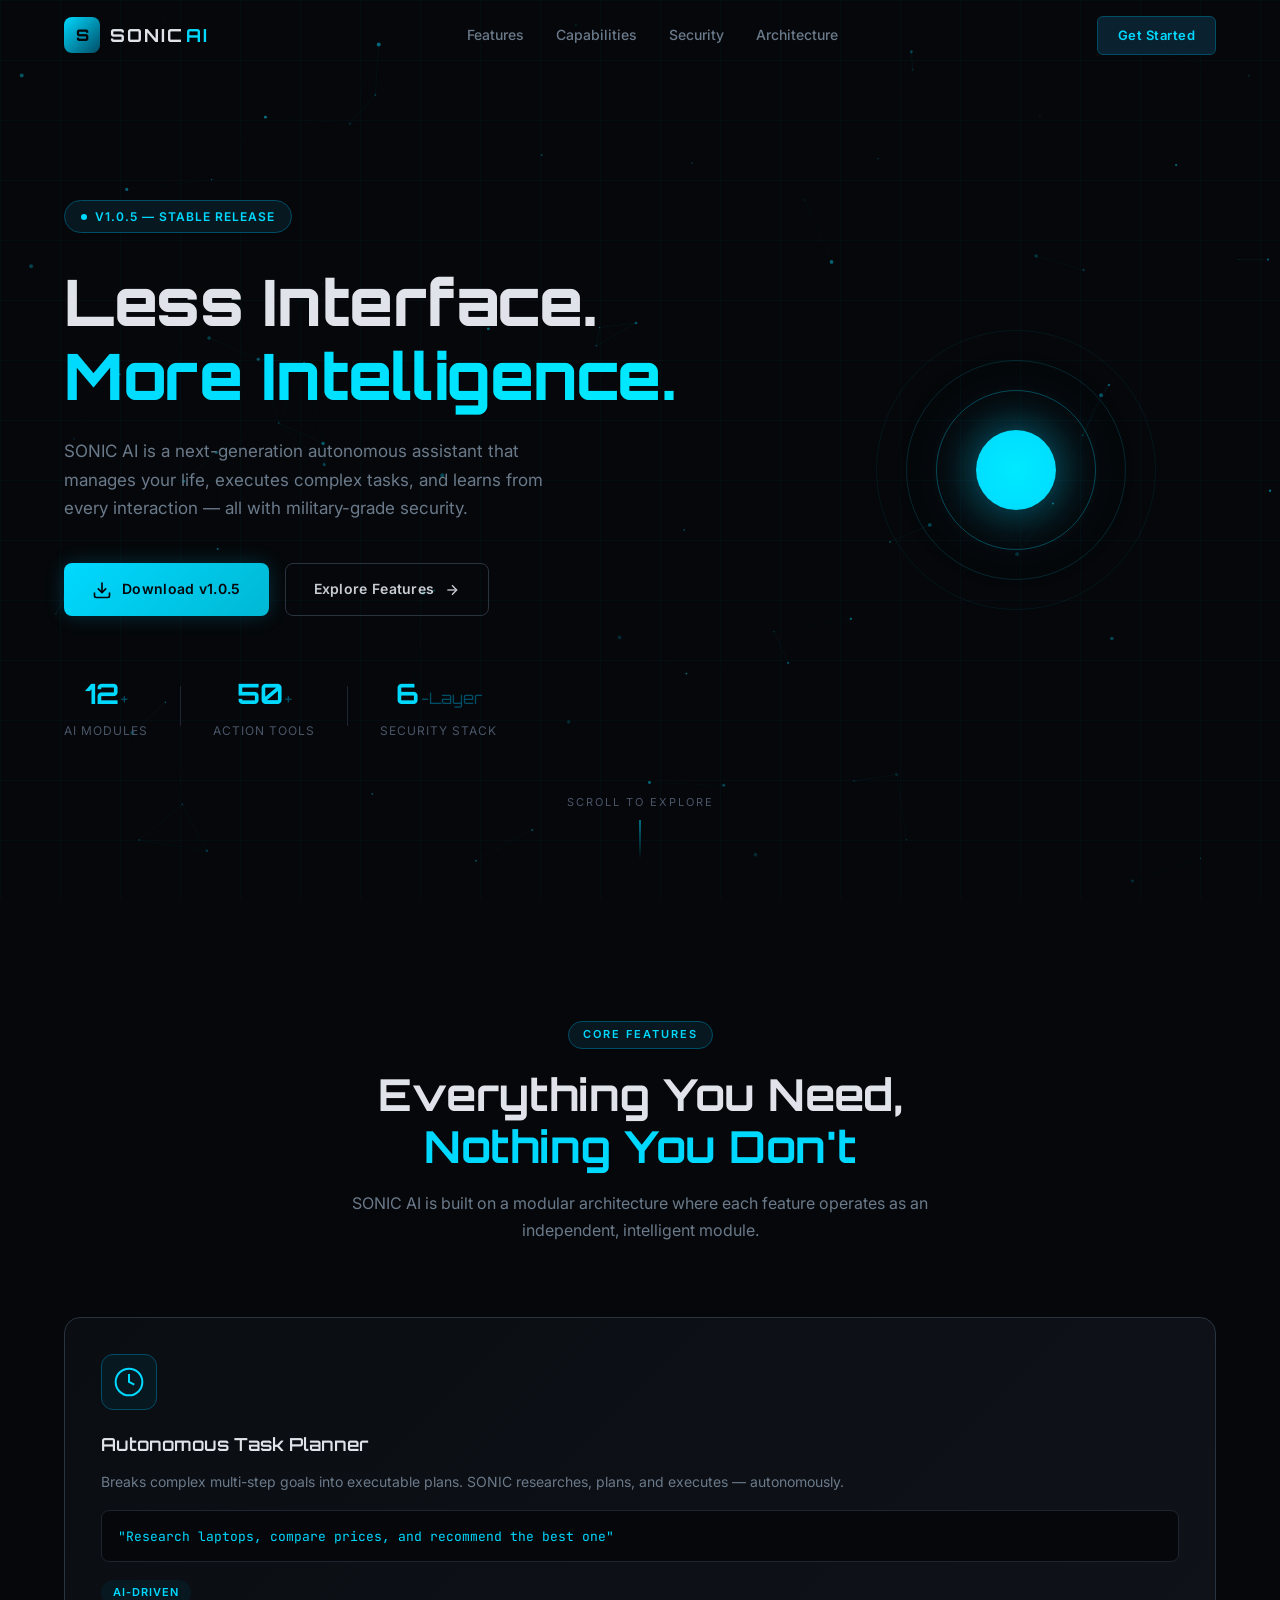
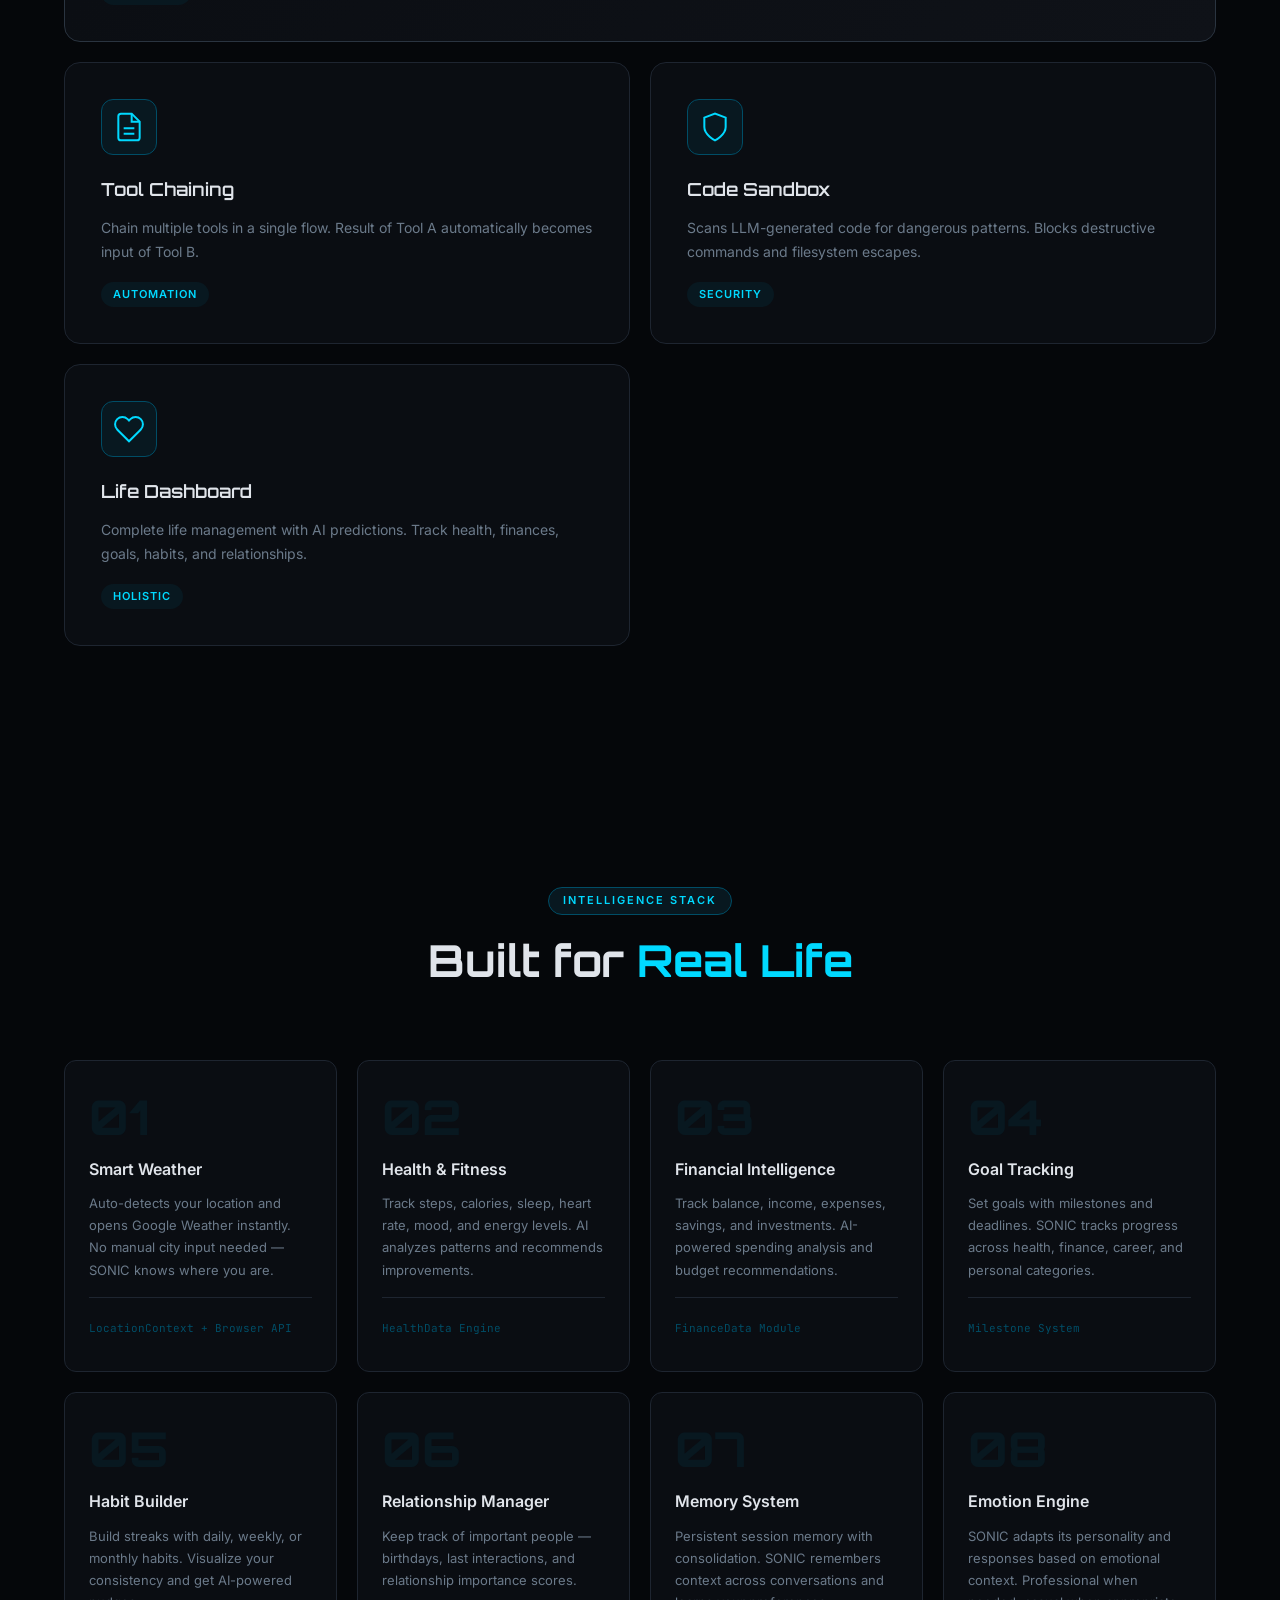
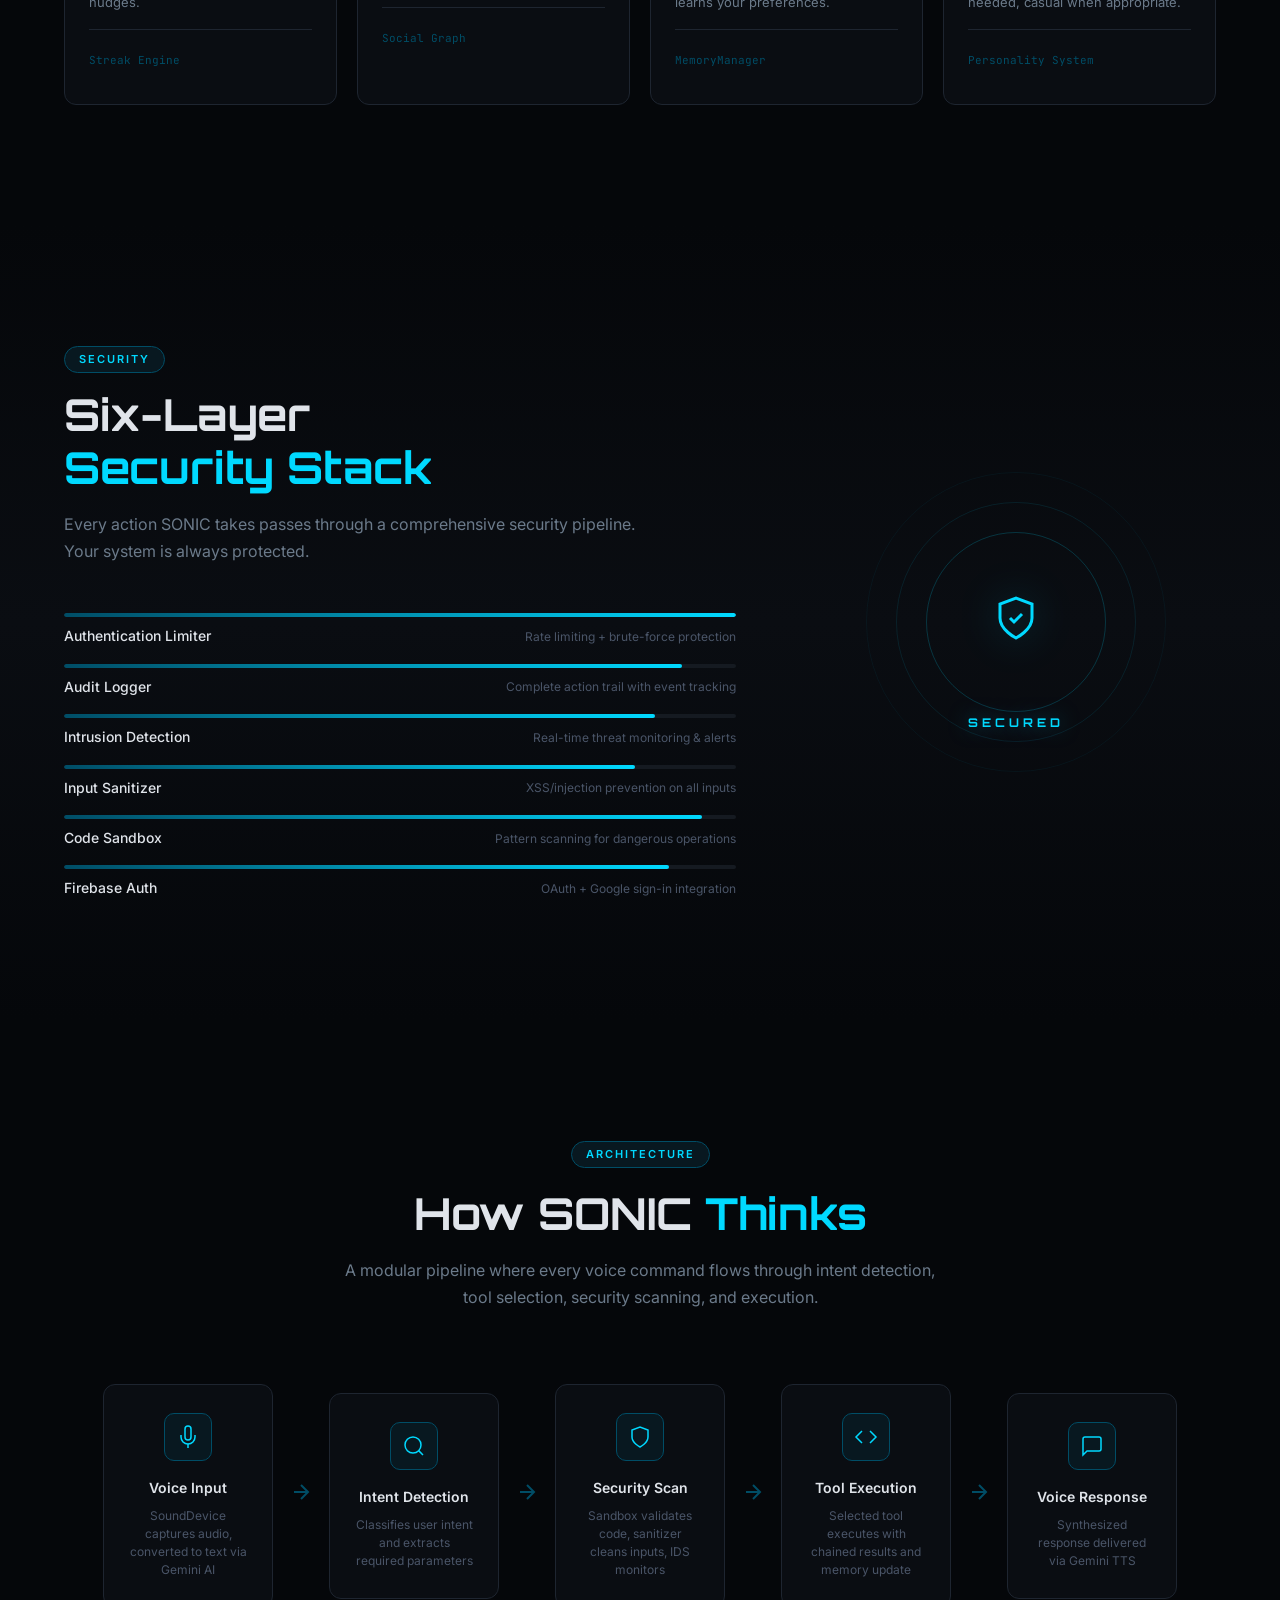
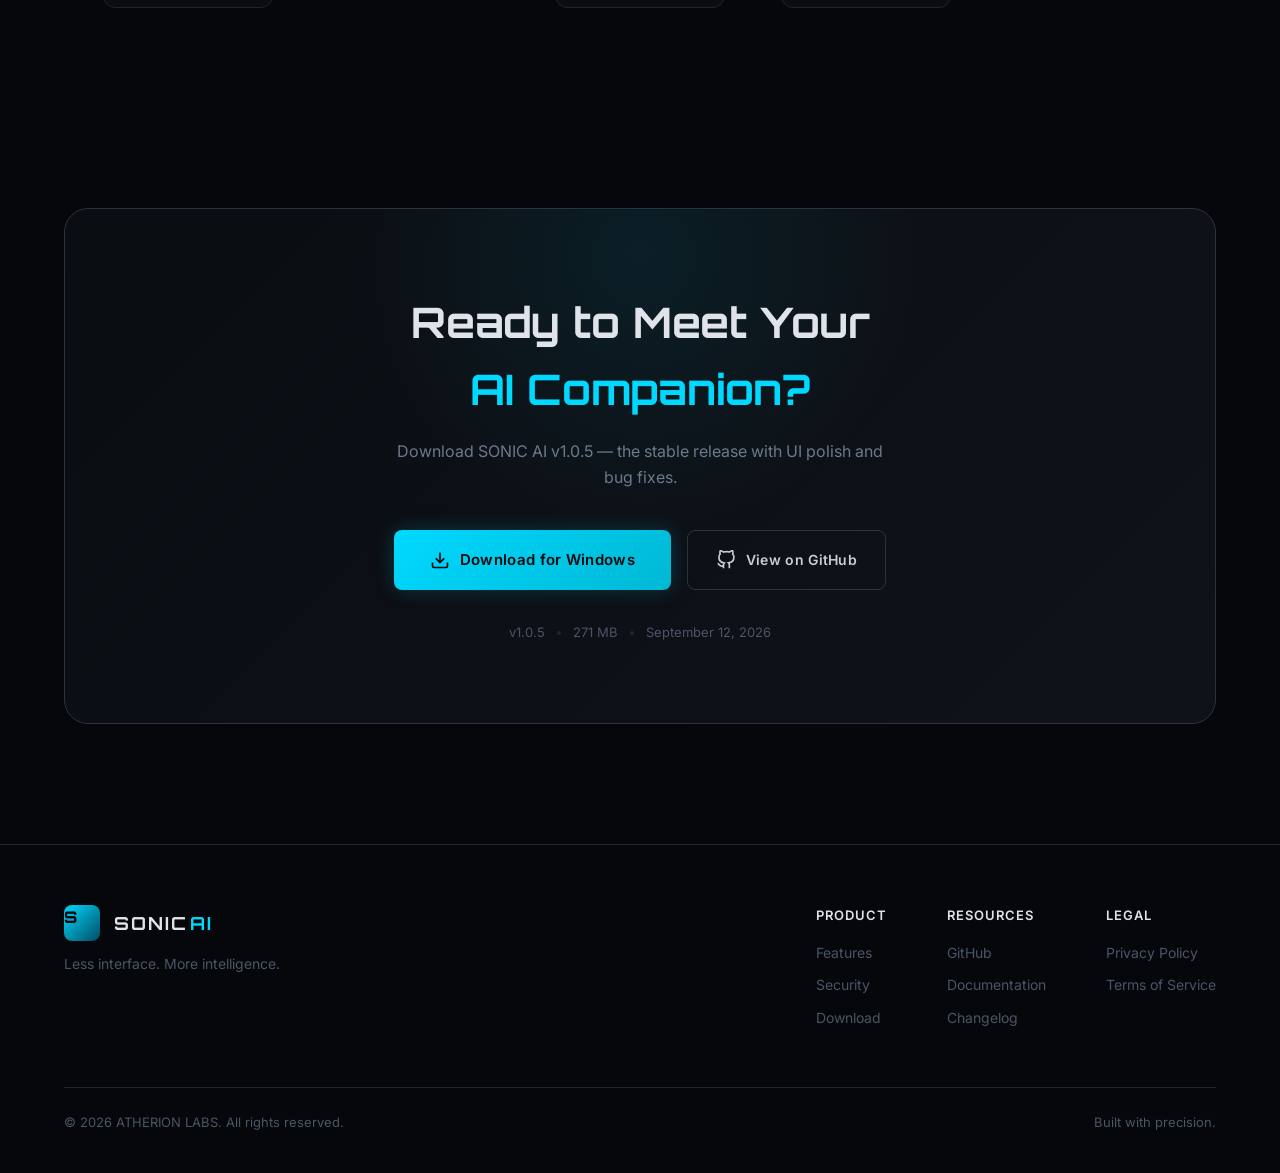
<file: index.html>
<!DOCTYPE html>
<html lang="en">
<head>
    <meta charset="UTF-8">
    <meta name="viewport" content="width=device-width, initial-scale=1.0">
    <title>SONIC AI — Intelligent Assistant</title>
    <link rel="preconnect" href="https://fonts.googleapis.com">
    <link rel="preconnect" href="https://fonts.gstatic.com" crossorigin>
    <link href="https://fonts.googleapis.com/css2?family=Orbitron:wght@400;500;600;700;800;900&family=Inter:wght@300;400;500;600;700&family=JetBrains+Mono:wght@400;500&display=swap" rel="stylesheet">
    <link rel="stylesheet" href="styles.css">
    <link rel="icon" type="image/svg+xml" href="data:image/svg+xml,%3Csvg xmlns='http://www.w3.org/2000/svg' viewBox='0 0 100 100'%3E%3Ccircle cx='50' cy='50' r='45' fill='%2305070a' stroke='%2300d9ff' stroke-width='3'/%3E%3Ctext x='50' y='58' text-anchor='middle' fill='%2300d9ff' font-family='sans-serif' font-size='32' font-weight='bold'%3ES%3C/text%3E%3C/svg%3E">
</head>
<body>
    <!-- Particle canvas background -->
    <canvas id="particles"></canvas>

    <!-- Navigation -->
    <nav class="nav" id="nav">
        <div class="nav-inner">
            <a href="#" class="nav-logo">
                <span class="logo-icon">S</span>
                <span class="logo-text">SONIC<span class="logo-ai">AI</span></span>
            </a>
            <div class="nav-links" id="navLinks">
                <a href="#features" class="nav-link">Features</a>
                <a href="#capabilities" class="nav-link">Capabilities</a>
                <a href="#security" class="nav-link">Security</a>
                <a href="#architecture" class="nav-link">Architecture</a>
            </div>
            <a href="#download" class="nav-cta">Get Started</a>
            <button class="nav-toggle" id="navToggle" aria-label="Toggle menu">
                <span></span><span></span><span></span>
            </button>
        </div>
    </nav>

    <!-- Hero Section -->
    <section class="hero" id="hero">
        <div class="hero-grid"></div>
        <div class="hero-content">
            <div class="hero-badge" data-animate="fade-up">
                <span class="badge-dot"></span>
                v1.0.5 — Stable Release
            </div>
            <h1 class="hero-title" data-animate="fade-up" data-delay="100">
                Less Interface.<br>
                <span class="hero-accent">More Intelligence.</span>
            </h1>
            <p class="hero-sub" data-animate="fade-up" data-delay="200">
                SONIC AI is a next-generation autonomous assistant that manages your life, 
                executes complex tasks, and learns from every interaction — all with 
                military-grade security.
            </p>
            <div class="hero-actions" data-animate="fade-up" data-delay="300">
                <a href="#download" class="btn btn-primary">
                    <svg width="20" height="20" viewBox="0 0 24 24" fill="none" stroke="currentColor" stroke-width="2"><path d="M21 15v4a2 2 0 0 1-2 2H5a2 2 0 0 1-2-2v-4"/><polyline points="7 10 12 15 17 10"/><line x1="12" y1="15" x2="12" y2="3"/></svg>
                    Download v1.0.5
                </a>
                <a href="#features" class="btn btn-ghost">
                    Explore Features
                    <svg width="16" height="16" viewBox="0 0 24 24" fill="none" stroke="currentColor" stroke-width="2"><line x1="5" y1="12" x2="19" y2="12"/><polyline points="12 5 19 12 12 19"/></svg>
                </a>
            </div>
            <div class="hero-stats" data-animate="fade-up" data-delay="400">
                <div class="stat">
                    <span class="stat-value" data-count="12">0</span><span class="stat-suffix">+</span>
                    <span class="stat-label">AI Modules</span>
                </div>
                <div class="stat-divider"></div>
                <div class="stat">
                    <span class="stat-value" data-count="50">0</span><span class="stat-suffix">+</span>
                    <span class="stat-label">Action Tools</span>
                </div>
                <div class="stat-divider"></div>
                <div class="stat">
                    <span class="stat-value" data-count="6">0</span><span class="stat-suffix">-Layer</span>
                    <span class="stat-label">Security Stack</span>
                </div>
            </div>
        </div>
        <div class="hero-visual" data-animate="fade-left" data-delay="200">
            <div class="orb">
                <div class="orb-ring orb-ring-1"></div>
                <div class="orb-ring orb-ring-2"></div>
                <div class="orb-ring orb-ring-3"></div>
                <div class="orb-core"></div>
                <div class="orb-pulse"></div>
            </div>
        </div>
        <div class="hero-scroll">
            <span>Scroll to explore</span>
            <div class="scroll-line"></div>
        </div>
    </section>

    <!-- Features Section -->
    <section class="section features" id="features">
        <div class="container">
            <div class="section-header" data-animate="fade-up">
                <span class="section-tag">Core Features</span>
                <h2 class="section-title">Everything You Need,<br><span class="accent">Nothing You Don't</span></h2>
                <p class="section-desc">SONIC AI is built on a modular architecture where each feature operates as an independent, intelligent module.</p>
            </div>
            <div class="features-grid">
                <div class="feature-card feature-card-large" data-animate="fade-up" data-delay="0">
                    <div class="feature-icon">
                        <svg width="32" height="32" viewBox="0 0 24 24" fill="none" stroke="currentColor" stroke-width="1.5"><circle cx="12" cy="12" r="10"/><path d="M12 6v6l4 2"/></svg>
                    </div>
                    <h3 class="feature-title">Autonomous Task Planner</h3>
                    <p class="feature-desc">Breaks complex multi-step goals into executable plans. SONIC researches, plans, and executes — autonomously.</p>
                    <div class="feature-example">
                        <code>"Research laptops, compare prices, and recommend the best one"</code>
                    </div>
                    <div class="feature-tag">AI-Driven</div>
                </div>
                <div class="feature-card" data-animate="fade-up" data-delay="100">
                    <div class="feature-icon">
                        <svg width="32" height="32" viewBox="0 0 24 24" fill="none" stroke="currentColor" stroke-width="1.5"><path d="M14 2H6a2 2 0 0 0-2 2v16a2 2 0 0 0 2 2h12a2 2 0 0 0 2-2V8z"/><polyline points="14 2 14 8 20 8"/><line x1="16" y1="13" x2="8" y2="13"/><line x1="16" y1="17" x2="8" y2="17"/></svg>
                    </div>
                    <h3 class="feature-title">Tool Chaining</h3>
                    <p class="feature-desc">Chain multiple tools in a single flow. Result of Tool A automatically becomes input of Tool B.</p>
                    <div class="feature-tag">Automation</div>
                </div>
                <div class="feature-card" data-animate="fade-up" data-delay="200">
                    <div class="feature-icon">
                        <svg width="32" height="32" viewBox="0 0 24 24" fill="none" stroke="currentColor" stroke-width="1.5"><path d="M12 22s8-4 8-10V5l-8-3-8 3v7c0 6 8 10 8 10z"/></svg>
                    </div>
                    <h3 class="feature-title">Code Sandbox</h3>
                    <p class="feature-desc">Scans LLM-generated code for dangerous patterns. Blocks destructive commands and filesystem escapes.</p>
                    <div class="feature-tag">Security</div>
                </div>
                <div class="feature-card" data-animate="fade-up" data-delay="300">
                    <div class="feature-icon">
                        <svg width="32" height="32" viewBox="0 0 24 24" fill="none" stroke="currentColor" stroke-width="1.5"><path d="M20.84 4.61a5.5 5.5 0 0 0-7.78 0L12 5.67l-1.06-1.06a5.5 5.5 0 0 0-7.78 7.78l1.06 1.06L12 21.23l7.78-7.78 1.06-1.06a5.5 5.5 0 0 0 0-7.78z"/></svg>
                    </div>
                    <h3 class="feature-title">Life Dashboard</h3>
                    <p class="feature-desc">Complete life management with AI predictions. Track health, finances, goals, habits, and relationships.</p>
                    <div class="feature-tag">Holistic</div>
                </div>
            </div>
        </div>
    </section>

    <!-- Capabilities Section -->
    <section class="section capabilities" id="capabilities">
        <div class="container">
            <div class="section-header" data-animate="fade-up">
                <span class="section-tag">Intelligence Stack</span>
                <h2 class="section-title">Built for <span class="accent">Real Life</span></h2>
            </div>
            <div class="cap-grid">
                <div class="cap-card" data-animate="fade-up" data-delay="0">
                    <div class="cap-number">01</div>
                    <h3 class="cap-title">Smart Weather</h3>
                    <p class="cap-desc">Auto-detects your location and opens Google Weather instantly. No manual city input needed — SONIC knows where you are.</p>
                    <div class="cap-detail">
                        <span class="cap-tech">LocationContext + Browser API</span>
                    </div>
                </div>
                <div class="cap-card" data-animate="fade-up" data-delay="80">
                    <div class="cap-number">02</div>
                    <h3 class="cap-title">Health & Fitness</h3>
                    <p class="cap-desc">Track steps, calories, sleep, heart rate, mood, and energy levels. AI analyzes patterns and recommends improvements.</p>
                    <div class="cap-detail">
                        <span class="cap-tech">HealthData Engine</span>
                    </div>
                </div>
                <div class="cap-card" data-animate="fade-up" data-delay="160">
                    <div class="cap-number">03</div>
                    <h3 class="cap-title">Financial Intelligence</h3>
                    <p class="cap-desc">Track balance, income, expenses, savings, and investments. AI-powered spending analysis and budget recommendations.</p>
                    <div class="cap-detail">
                        <span class="cap-tech">FinanceData Module</span>
                    </div>
                </div>
                <div class="cap-card" data-animate="fade-up" data-delay="240">
                    <div class="cap-number">04</div>
                    <h3 class="cap-title">Goal Tracking</h3>
                    <p class="cap-desc">Set goals with milestones and deadlines. SONIC tracks progress across health, finance, career, and personal categories.</p>
                    <div class="cap-detail">
                        <span class="cap-tech">Milestone System</span>
                    </div>
                </div>
                <div class="cap-card" data-animate="fade-up" data-delay="320">
                    <div class="cap-number">05</div>
                    <h3 class="cap-title">Habit Builder</h3>
                    <p class="cap-desc">Build streaks with daily, weekly, or monthly habits. Visualize your consistency and get AI-powered nudges.</p>
                    <div class="cap-detail">
                        <span class="cap-tech">Streak Engine</span>
                    </div>
                </div>
                <div class="cap-card" data-animate="fade-up" data-delay="400">
                    <div class="cap-number">06</div>
                    <h3 class="cap-title">Relationship Manager</h3>
                    <p class="cap-desc">Keep track of important people — birthdays, last interactions, and relationship importance scores.</p>
                    <div class="cap-detail">
                        <span class="cap-tech">Social Graph</span>
                    </div>
                </div>
                <div class="cap-card" data-animate="fade-up" data-delay="480">
                    <div class="cap-number">07</div>
                    <h3 class="cap-title">Memory System</h3>
                    <p class="cap-desc">Persistent session memory with consolidation. SONIC remembers context across conversations and learns your preferences.</p>
                    <div class="cap-detail">
                        <span class="cap-tech">MemoryManager</span>
                    </div>
                </div>
                <div class="cap-card" data-animate="fade-up" data-delay="560">
                    <div class="cap-number">08</div>
                    <h3 class="cap-title">Emotion Engine</h3>
                    <p class="cap-desc">SONIC adapts its personality and responses based on emotional context. Professional when needed, casual when appropriate.</p>
                    <div class="cap-detail">
                        <span class="cap-tech">Personality System</span>
                    </div>
                </div>
            </div>
        </div>
    </section>

    <!-- Security Section -->
    <section class="section security" id="security">
        <div class="container">
            <div class="security-layout">
                <div class="security-info" data-animate="fade-right">
                    <span class="section-tag">Security</span>
                    <h2 class="section-title">Six-Layer<br><span class="accent">Security Stack</span></h2>
                    <p class="section-desc">Every action SONIC takes passes through a comprehensive security pipeline. Your system is always protected.</p>
                    <div class="security-layers">
                        <div class="layer" data-animate="fade-up" data-delay="0">
                            <div class="layer-bar" style="--layer-width: 100%"></div>
                            <div class="layer-info">
                                <span class="layer-name">Authentication Limiter</span>
                                <span class="layer-detail">Rate limiting + brute-force protection</span>
                            </div>
                        </div>
                        <div class="layer" data-animate="fade-up" data-delay="80">
                            <div class="layer-bar" style="--layer-width: 92%"></div>
                            <div class="layer-info">
                                <span class="layer-name">Audit Logger</span>
                                <span class="layer-detail">Complete action trail with event tracking</span>
                            </div>
                        </div>
                        <div class="layer" data-animate="fade-up" data-delay="160">
                            <div class="layer-bar" style="--layer-width: 88%"></div>
                            <div class="layer-info">
                                <span class="layer-name">Intrusion Detection</span>
                                <span class="layer-detail">Real-time threat monitoring & alerts</span>
                            </div>
                        </div>
                        <div class="layer" data-animate="fade-up" data-delay="240">
                            <div class="layer-bar" style="--layer-width: 85%"></div>
                            <div class="layer-info">
                                <span class="layer-name">Input Sanitizer</span>
                                <span class="layer-detail">XSS/injection prevention on all inputs</span>
                            </div>
                        </div>
                        <div class="layer" data-animate="fade-up" data-delay="320">
                            <div class="layer-bar" style="--layer-width: 95%"></div>
                            <div class="layer-info">
                                <span class="layer-name">Code Sandbox</span>
                                <span class="layer-detail">Pattern scanning for dangerous operations</span>
                            </div>
                        </div>
                        <div class="layer" data-animate="fade-up" data-delay="400">
                            <div class="layer-bar" style="--layer-width: 90%"></div>
                            <div class="layer-info">
                                <span class="layer-name">Firebase Auth</span>
                                <span class="layer-detail">OAuth + Google sign-in integration</span>
                            </div>
                        </div>
                    </div>
                </div>
                <div class="security-visual" data-animate="fade-left" data-delay="200">
                    <div class="shield">
                        <div class="shield-ring shield-ring-1"></div>
                        <div class="shield-ring shield-ring-2"></div>
                        <div class="shield-ring shield-ring-3"></div>
                        <div class="shield-icon">
                            <svg width="48" height="48" viewBox="0 0 24 24" fill="none" stroke="currentColor" stroke-width="1.5"><path d="M12 22s8-4 8-10V5l-8-3-8 3v7c0 6 8 10 8 10z"/><polyline points="9 12 11 14 15 10"/></svg>
                        </div>
                        <div class="shield-status">SECURED</div>
                    </div>
                </div>
            </div>
        </div>
    </section>

    <!-- Architecture Section -->
    <section class="section architecture" id="architecture">
        <div class="container">
            <div class="section-header" data-animate="fade-up">
                <span class="section-tag">Architecture</span>
                <h2 class="section-title">How SONIC <span class="accent">Thinks</span></h2>
                <p class="section-desc">A modular pipeline where every voice command flows through intent detection, tool selection, security scanning, and execution.</p>
            </div>
            <div class="arch-flow" data-animate="fade-up" data-delay="100">
                <div class="arch-step">
                    <div class="arch-icon">
                        <svg width="24" height="24" viewBox="0 0 24 24" fill="none" stroke="currentColor" stroke-width="1.5"><path d="M12 1a3 3 0 0 0-3 3v8a3 3 0 0 0 6 0V4a3 3 0 0 0-3-3z"/><path d="M19 10v2a7 7 0 0 1-14 0v-2"/><line x1="12" y1="19" x2="12" y2="23"/></svg>
                    </div>
                    <h4>Voice Input</h4>
                    <p>SoundDevice captures audio, converted to text via Gemini AI</p>
                </div>
                <div class="arch-arrow">
                    <svg width="24" height="24" viewBox="0 0 24 24" fill="none" stroke="currentColor" stroke-width="2"><line x1="5" y1="12" x2="19" y2="12"/><polyline points="12 5 19 12 12 19"/></svg>
                </div>
                <div class="arch-step">
                    <div class="arch-icon">
                        <svg width="24" height="24" viewBox="0 0 24 24" fill="none" stroke="currentColor" stroke-width="1.5"><circle cx="11" cy="11" r="8"/><line x1="21" y1="21" x2="16.65" y2="16.65"/></svg>
                    </div>
                    <h4>Intent Detection</h4>
                    <p>Classifies user intent and extracts required parameters</p>
                </div>
                <div class="arch-arrow">
                    <svg width="24" height="24" viewBox="0 0 24 24" fill="none" stroke="currentColor" stroke-width="2"><line x1="5" y1="12" x2="19" y2="12"/><polyline points="12 5 19 12 12 19"/></svg>
                </div>
                <div class="arch-step">
                    <div class="arch-icon">
                        <svg width="24" height="24" viewBox="0 0 24 24" fill="none" stroke="currentColor" stroke-width="1.5"><path d="M12 22s8-4 8-10V5l-8-3-8 3v7c0 6 8 10 8 10z"/></svg>
                    </div>
                    <h4>Security Scan</h4>
                    <p>Sandbox validates code, sanitizer cleans inputs, IDS monitors</p>
                </div>
                <div class="arch-arrow">
                    <svg width="24" height="24" viewBox="0 0 24 24" fill="none" stroke="currentColor" stroke-width="2"><line x1="5" y1="12" x2="19" y2="12"/><polyline points="12 5 19 12 12 19"/></svg>
                </div>
                <div class="arch-step">
                    <div class="arch-icon">
                        <svg width="24" height="24" viewBox="0 0 24 24" fill="none" stroke="currentColor" stroke-width="1.5"><polyline points="16 18 22 12 16 6"/><polyline points="8 6 2 12 8 18"/></svg>
                    </div>
                    <h4>Tool Execution</h4>
                    <p>Selected tool executes with chained results and memory update</p>
                </div>
                <div class="arch-arrow">
                    <svg width="24" height="24" viewBox="0 0 24 24" fill="none" stroke="currentColor" stroke-width="2"><line x1="5" y1="12" x2="19" y2="12"/><polyline points="12 5 19 12 12 19"/></svg>
                </div>
                <div class="arch-step">
                    <div class="arch-icon">
                        <svg width="24" height="24" viewBox="0 0 24 24" fill="none" stroke="currentColor" stroke-width="1.5"><path d="M21 15a2 2 0 0 1-2 2H7l-4 4V5a2 2 0 0 1 2-2h14a2 2 0 0 1 2 2z"/></svg>
                    </div>
                    <h4>Voice Response</h4>
                    <p>Synthesized response delivered via Gemini TTS</p>
                </div>
            </div>
        </div>
    </section>

    <!-- Download / CTA Section -->
    <section class="section cta" id="download">
        <div class="container">
            <div class="cta-card" data-animate="fade-up">
                <div class="cta-glow"></div>
                <h2 class="cta-title">Ready to Meet Your<br><span class="accent">AI Companion?</span></h2>
                <p class="cta-desc">Download SONIC AI v1.0.5 — the stable release with UI polish and bug fixes.</p>
                <div class="cta-actions">
                    <a href="https://github.com/elyxcart-rgb/ATHERION-LABS/releases/download/v1.0.5/SONIC-AI-Setup-1.0.5.exe" class="btn btn-primary btn-large" target="_blank" rel="noopener">
                        <svg width="20" height="20" viewBox="0 0 24 24" fill="none" stroke="currentColor" stroke-width="2"><path d="M21 15v4a2 2 0 0 1-2 2H5a2 2 0 0 1-2-2v-4"/><polyline points="7 10 12 15 17 10"/><line x1="12" y1="15" x2="12" y2="3"/></svg>
                        Download for Windows
                    </a>
                    <a href="https://github.com/elyxcart-rgb/ATHERION-LABS" class="btn btn-ghost" target="_blank" rel="noopener">
                        <svg width="20" height="20" viewBox="0 0 24 24" fill="none" stroke="currentColor" stroke-width="2"><path d="M9 19c-5 1.5-5-2.5-7-3m14 6v-3.87a3.37 3.37 0 0 0-.94-2.61c3.14-.35 6.44-1.54 6.44-7A5.44 5.44 0 0 0 20 4.77 5.07 5.07 0 0 0 19.91 1S18.73.65 16 2.48a13.38 13.38 0 0 0-7 0C6.27.65 5.09 1 5.09 1A5.07 5.07 0 0 0 5 4.77a5.44 5.44 0 0 0-1.5 3.78c0 5.42 3.3 6.61 6.44 7A3.37 3.37 0 0 0 9 18.13V22"/></svg>
                        View on GitHub
                    </a>
                </div>
                <div class="cta-meta">
                    <span>v1.0.5</span>
                    <span class="meta-dot"></span>
                    <span>271 MB</span>
                    <span class="meta-dot"></span>
                    <span>September 12, 2026</span>
                </div>
            </div>
        </div>
    </section>

    <!-- Footer -->
    <footer class="footer">
        <div class="container">
            <div class="footer-inner">
                <div class="footer-brand">
                    <span class="logo-icon">S</span>
                    <span class="logo-text">SONIC<span class="logo-ai">AI</span></span>
                    <p class="footer-tagline">Less interface. More intelligence.</p>
                </div>
                <div class="footer-links">
                    <div class="footer-col">
                        <h4>Product</h4>
                        <a href="#features">Features</a>
                        <a href="#security">Security</a>
                        <a href="#download">Download</a>
                    </div>
                    <div class="footer-col">
                        <h4>Resources</h4>
                        <a href="https://github.com/elyxcart-rgb/ATHERION-LABS" target="_blank" rel="noopener">GitHub</a>
                        <a href="#">Documentation</a>
                        <a href="#">Changelog</a>
                    </div>
                    <div class="footer-col">
                        <h4>Legal</h4>
                        <a href="#">Privacy Policy</a>
                        <a href="#">Terms of Service</a>
                    </div>
                </div>
            </div>
            <div class="footer-bottom">
                <span>&copy; 2026 ATHERION LABS. All rights reserved.</span>
                <span>Built with precision.</span>
            </div>
        </div>
    </footer>

    <script src="script.js"></script>
</body>
</html>
</file>
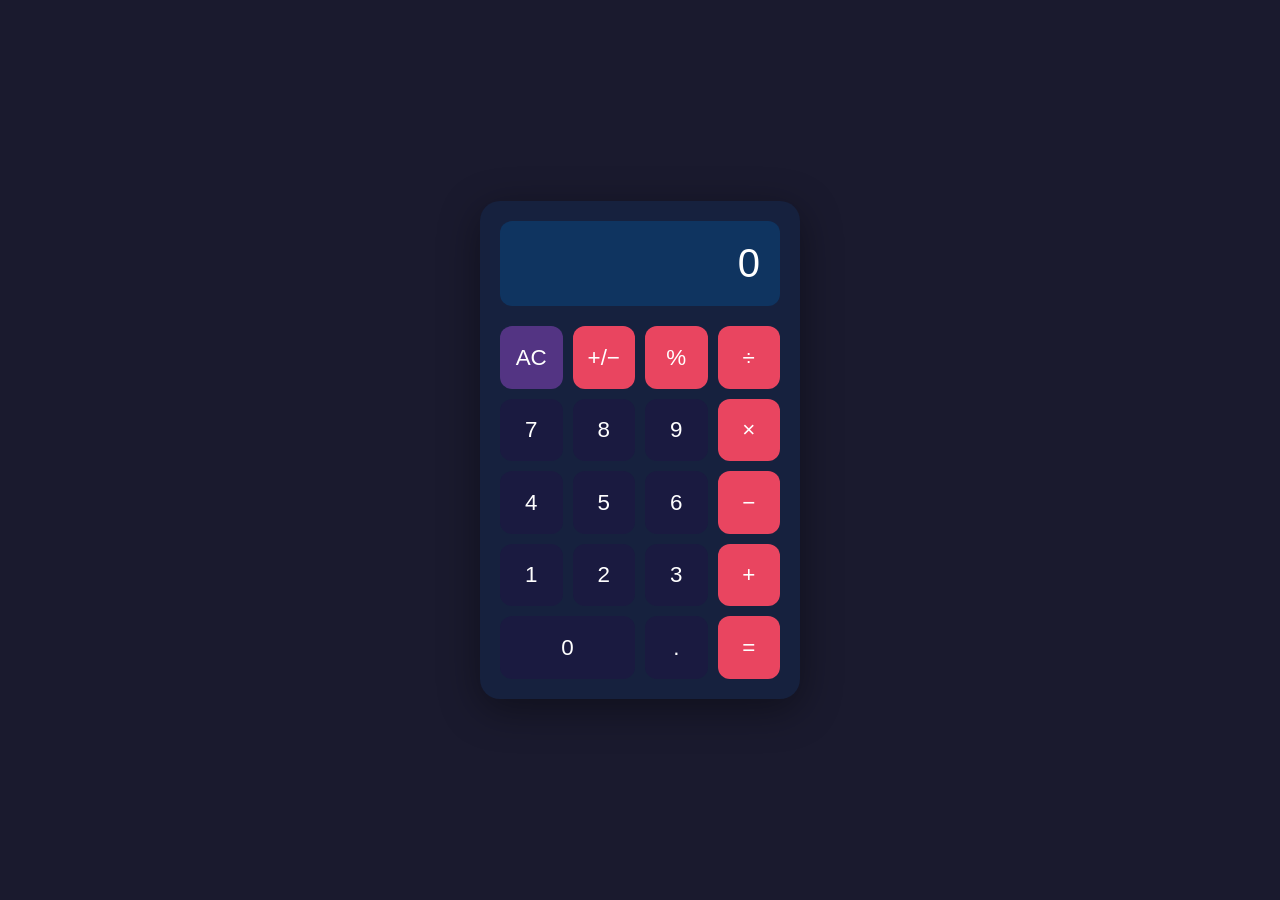
<file: calculator/index.html>
<!DOCTYPE html>
<html lang="en">
<head>
    <meta charset="UTF-8">
    <meta name="viewport" content="width=device-width, initial-scale=1.0">
    <title>Calculator</title>
    <link rel="stylesheet" href="style.css">
</head>
<body>
    <div class="calculator">
        <div class="display" id="display">0</div>
        <div class="buttons">
            <button class="btn btn-clear" data-action="clear">AC</button>
            <button class="btn btn-operator" data-action="toggle-sign">+/−</button>
            <button class="btn btn-operator" data-action="percent">%</button>
            <button class="btn btn-operator btn-divide" data-action="operator" data-value="/">÷</button>

            <button class="btn btn-number" data-action="number" data-value="7">7</button>
            <button class="btn btn-number" data-action="number" data-value="8">8</button>
            <button class="btn btn-number" data-action="number" data-value="9">9</button>
            <button class="btn btn-operator btn-multiply" data-action="operator" data-value="*">×</button>

            <button class="btn btn-number" data-action="number" data-value="4">4</button>
            <button class="btn btn-number" data-action="number" data-value="5">5</button>
            <button class="btn btn-number" data-action="number" data-value="6">6</button>
            <button class="btn btn-operator btn-subtract" data-action="operator" data-value="-">−</button>

            <button class="btn btn-number" data-action="number" data-value="1">1</button>
            <button class="btn btn-number" data-action="number" data-value="2">2</button>
            <button class="btn btn-number" data-action="number" data-value="3">3</button>
            <button class="btn btn-operator btn-add" data-action="operator" data-value="+">+</button>

            <button class="btn btn-number btn-zero" data-action="number" data-value="0">0</button>
            <button class="btn btn-number" data-action="decimal">.</button>
            <button class="btn btn-operator btn-equals" data-action="equals">=</button>
        </div>
    </div>
    <script src="script.js"></script>
</body>
</html>
</file>
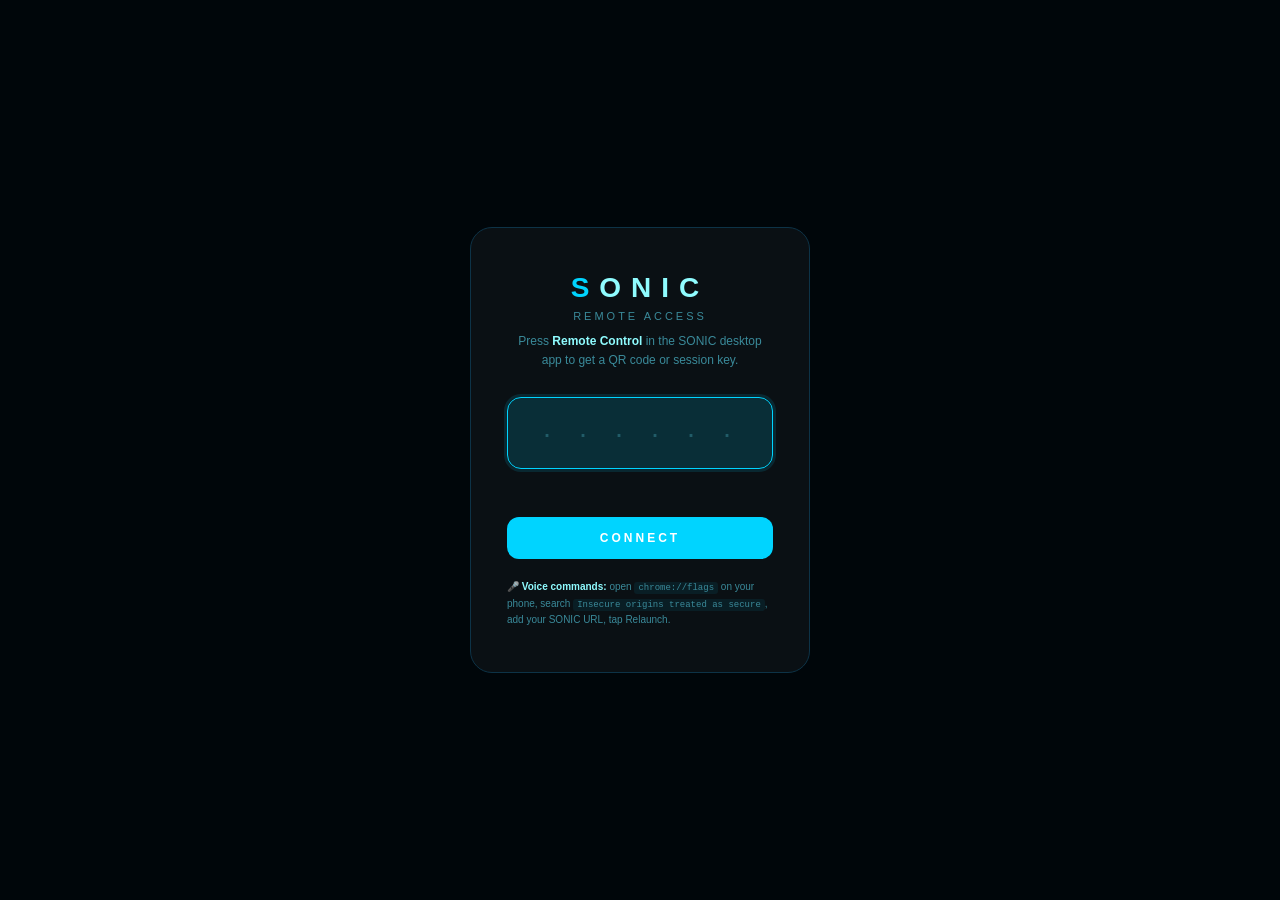
<file: dashboard/static/login.html>
<!DOCTYPE html>
<html lang="en">
<head>
  <meta charset="UTF-8">
  <meta name="viewport" content="width=device-width, initial-scale=1.0, user-scalable=no">
  <title>SONIC</title>
  <style>
    *, *::before, *::after { box-sizing: border-box; margin: 0; padding: 0; }
    :root {
      --bg:     #00060a;
      --card:   rgba(255,255,255,0.04);
      --border: #0d3347;
      --accent: #00d4ff;
      --adim:   rgba(0,212,255,0.15);
      --text:   #8ffcff;
      --muted:  #3a8a9a;
    }
    html, body {
      height: 100%;
      background: var(--bg);
      color: var(--text);
      font-family: -apple-system, BlinkMacSystemFont, 'Segoe UI', sans-serif;
      display: flex;
      align-items: center;
      justify-content: center;
    }
    .card {
      width: 340px;
      padding: 44px 36px;
      background: var(--card);
      border: 1px solid var(--border);
      border-radius: 22px;
      text-align: center;
    }
    .logo {
      font-size: 28px;
      font-weight: 700;
      letter-spacing: 10px;
      margin-bottom: 6px;
    }
    .logo em { color: var(--accent); font-style: normal; }
    .sub {
      font-size: 11px;
      color: var(--muted);
      letter-spacing: 3px;
      text-transform: uppercase;
      margin-bottom: 10px;
    }
    .hint {
      font-size: 12px;
      color: var(--muted);
      line-height: 1.55;
      margin-bottom: 28px;
    }
    .key-wrap {
      position: relative;
      margin-bottom: 16px;
    }
    .key-input {
      width: 100%;
      padding: 18px 14px;
      background: rgba(0,212,255,0.05);
      border: 1.5px solid var(--border);
      border-radius: 14px;
      color: var(--text);
      font-size: 30px;
      font-weight: 700;
      font-family: 'Courier New', monospace;
      text-align: center;
      letter-spacing: 10px;
      text-transform: uppercase;
      outline: none;
      transition: border-color 0.15s, background 0.15s, box-shadow 0.15s;
      caret-color: var(--accent);
    }
    .key-input::placeholder {
      color: rgba(58,138,154,0.5);
      letter-spacing: 6px;
      font-size: 20px;
    }
    .key-input:focus {
      border-color: var(--accent);
      background: var(--adim);
      box-shadow: 0 0 0 3px rgba(0,212,255,0.12);
    }
    .err {
      font-size: 12px;
      color: #ff3355;
      min-height: 18px;
      margin-bottom: 14px;
    }
    .btn {
      width: 100%;
      padding: 14px;
      background: var(--accent);
      color: #fff;
      font-size: 12px;
      font-weight: 700;
      letter-spacing: 3px;
      border: none;
      border-radius: 12px;
      cursor: pointer;
      transition: opacity 0.15s, transform 0.1s;
    }
    .btn:hover  { opacity: 0.88; }
    .btn:active { transform: scale(0.98); }
    @keyframes shake {
      0%,100% { transform: translateX(0); }
      20%,60% { transform: translateX(-7px); }
      40%,80% { transform: translateX(7px); }
    }
    .shake { animation: shake 0.35s ease; }
    .voice-note {
      font-size: 10px;
      color: var(--muted);
      margin-top: 20px;
      line-height: 1.6;
      text-align: left;
    }
    .voice-note code {
      background: rgba(0,212,255,0.07);
      padding: 1px 4px;
      border-radius: 3px;
      font-family: 'Courier New', monospace;
      font-size: 9px;
    }
    #reconnecting {
      display: none;
      color: var(--muted);
      font-size: 12px;
      margin-bottom: 16px;
    }
  </style>
</head>
<body>
  <div class="card" id="card">
    <div class="logo"><em>S</em>ONIC</div>
    <div class="sub">Remote Access</div>
    <p id="reconnecting">Reconnecting…</p>
    <p class="hint">Press <strong style="color:var(--text)">Remote Control</strong> in the SONIC desktop app to get a QR code or session key.</p>
    <div class="key-wrap">
      <input class="key-input" id="key" type="text" maxlength="6"
             autocomplete="off" autocorrect="off" spellcheck="false"
             placeholder="· · · · · ·">
    </div>
    <div class="err" id="err"></div>
    <button class="btn" onclick="doLogin()">CONNECT</button>
    <p class="voice-note">
      🎤 <strong style="color:var(--text)">Voice commands:</strong> open
      <code>chrome://flags</code> on your phone, search
      <code>Insecure origins treated as secure</code>, add your SONIC URL, tap Relaunch.
    </p>
  </div>

  <script>
    // Try auto-reconnect with stored device token (set on first QR login)
    (async function() {
      const devTok = localStorage.getItem('sonic_device_token');
      if (!devTok) return;
      document.getElementById('reconnecting').style.display = 'block';
      try {
        const r = await fetch('/api/device-login', {
          method: 'POST',
          headers: { 'Content-Type': 'application/json' },
          body: JSON.stringify({ device_token: devTok }),
        });
        const d = await r.json();
        if (d.ok && d.token) {
          sessionStorage.setItem('sonic_key', d.key);
          sessionStorage.setItem('sonic_token', d.token);
          location.replace('/');
          return;
        }
      } catch (_) {}
      // Device token rejected (server restarted) — clear it and show normal form
      localStorage.removeItem('sonic_device_token');
      document.getElementById('reconnecting').style.display = 'none';
    })();

    const inp = document.getElementById('key');
    inp.focus();

    inp.addEventListener('input', () => {
      inp.value = inp.value.toUpperCase().replace(/[^A-Z2-9]/g, '');
      if (inp.value.length === 6) doLogin();
    });
    inp.addEventListener('keydown', e => { if (e.key === 'Enter') doLogin(); });

    async function doLogin() {
      const key = inp.value.trim();
      if (key.length < 6) { shake(); return; }
      let data;
      try {
        const r = await fetch('/login', {
          method: 'POST',
          headers: { 'Content-Type': 'application/json' },
          body: JSON.stringify({ pin: key })
        });
        data = await r.json();
      } catch (e) {
        document.getElementById('err').textContent = 'Connection error';
        shake(); return;
      }
      if (data.ok && data.token) {
        sessionStorage.setItem('sonic_key', key);
        sessionStorage.setItem('sonic_token', data.token);
        location.href = '/';
      } else {
        inp.value = '';
        inp.focus();
        document.getElementById('err').textContent = 'Invalid or expired key';
        shake();
      }
    }

    function shake() {
      const c = document.getElementById('card');
      c.classList.remove('shake');
      void c.offsetWidth;
      c.classList.add('shake');
    }
  </script>
</body>
</html>
</file>
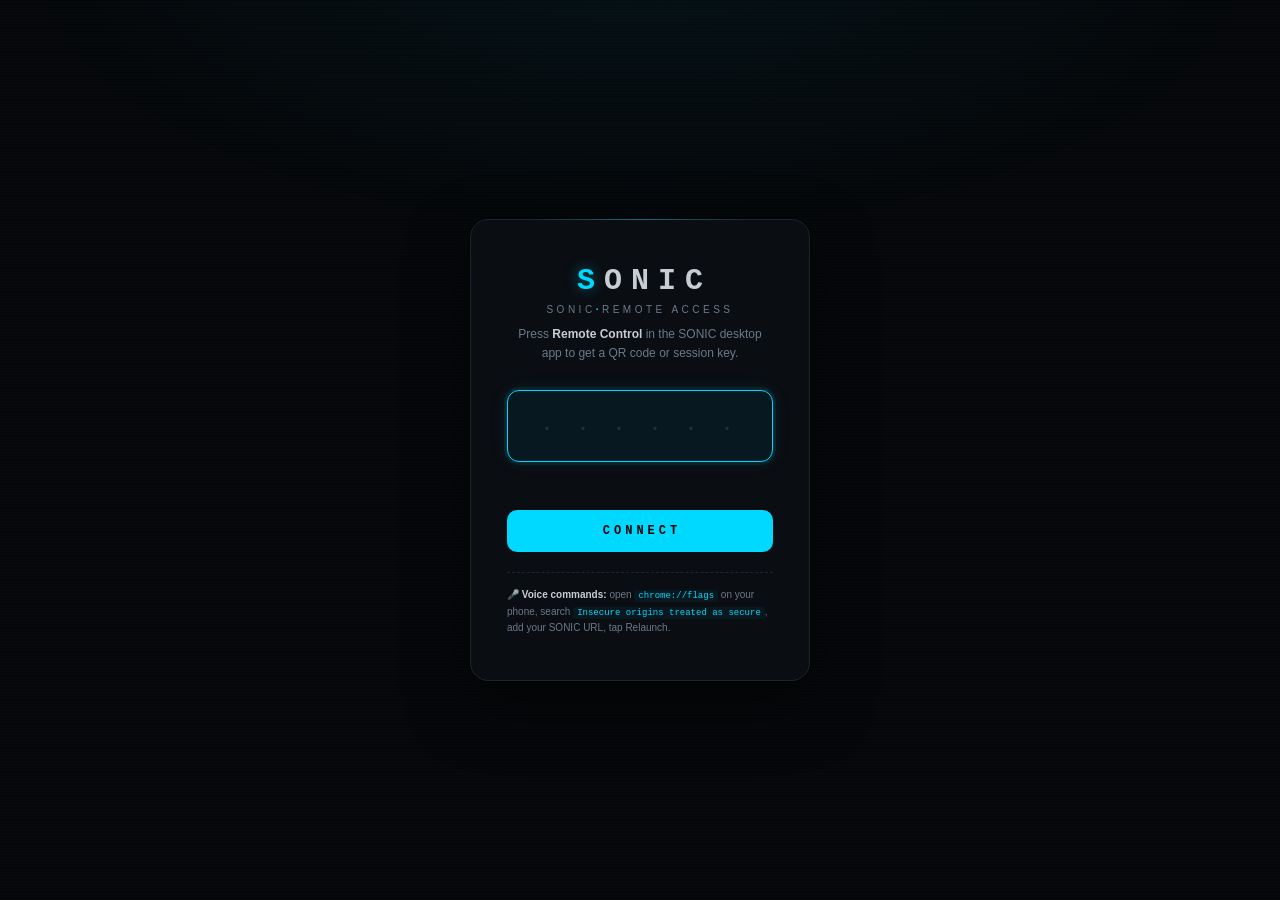
<file: sonic-frontend-theme/web_dashboard/login.html>
<!DOCTYPE html>
<html lang="en">
<head>
  <meta charset="UTF-8">
  <meta name="viewport" content="width=device-width, initial-scale=1.0, user-scalable=no">
  <title>SONIC</title>
  <style>
    *, *::before, *::after { box-sizing: border-box; margin: 0; padding: 0; }
    :root {
      --bg:     #05070a;        /* Void — deepest background */
      --panel:  #0a0d12;        /* Primary surface */
      --panel2: #0f1218;        /* Secondary surface */
      --panel3: #151a21;        /* Elevated surface */
      --border: #1e2530;        /* Default — dark metallic */
      --border-b: #2a3440;      /* Bright — active/selected */
      --accent: #00d9ff;        /* Electric cyan — active state only */
      --accent-dim: #004d66;    /* Dimmed cyan */
      --accent-ghost: #081820;  /* Ghost — selection bg */
      --text:   #c8cdd4;        /* Primary — soft platinum */
      --text-dim: #4a5568;      /* Dimmed — timestamps */
      --text-med: #6b7a8a;      /* Medium — labels */
      --white:  #e0e4ea;        /* Bright — emphasis */
      --green:  #3a9a6a;        /* Success — healthy */
      --green-dim: #1a4a30;     /* Dimmed green */
      --red:    #c43a4a;        /* Error — restrained */
      --red-dim: #2a1018;       /* Dimmed red bg */
      --amber:  #b89040;        /* Warning — non-critical */
      --metallic: #4a5568;      /* Platinum highlight */
    }
    html, body {
      height: 100%;
      background: var(--bg);
      color: var(--text);
      font-family: -apple-system, BlinkMacSystemFont, 'Segoe UI', sans-serif;
      display: flex;
      align-items: center;
      justify-content: center;
    }
    /* cockpit ambience: faint cyan glow + scanlines */
    body::before {
      content: "";
      position: fixed; inset: 0;
      background:
        radial-gradient(ellipse 70% 45% at 50% -5%, rgba(0,217,255,0.05), transparent 70%),
        repeating-linear-gradient(0deg, rgba(255,255,255,0.01) 0 1px, transparent 1px 3px);
      pointer-events: none;
    }
    .card {
      position: relative;
      width: 340px;
      max-width: 92vw;
      padding: 44px 36px;
      background: var(--panel);
      border: 1px solid var(--border);
      border-radius: 18px;
      text-align: center;
      box-shadow: 0 0 0 1px rgba(0,0,0,0.6), 0 24px 60px rgba(0,0,0,0.55);
    }
    .card::before {
      content: "";
      position: absolute; top: -1px; left: 18%; right: 18%;
      height: 1px;
      background: linear-gradient(90deg, transparent, rgba(0,217,255,0.4), transparent);
    }
    .logo {
      font-family: 'Consolas', 'Courier New', monospace;
      font-size: 30px;
      font-weight: 700;
      letter-spacing: 9px;
      text-indent: 9px;
      margin-bottom: 6px;
    }
    .logo em {
      color: var(--accent);
      font-style: normal;
      text-shadow: 0 0 14px rgba(0,217,255,0.45);
    }
    .sub {
      font-size: 10px;
      color: var(--text-med);
      letter-spacing: 3.5px;
      text-transform: uppercase;
      margin-bottom: 10px;
    }
    .sub b { color: var(--accent); font-weight: 700; }
    .hint {
      font-size: 12px;
      color: var(--text-med);
      line-height: 1.55;
      margin-bottom: 28px;
    }
    .key-wrap {
      position: relative;
      margin-bottom: 16px;
    }
    .key-input {
      width: 100%;
      padding: 18px 14px;
      background: rgba(0,217,255,0.03);
      border: 1.5px solid var(--border);
      border-radius: 12px;
      color: var(--accent);
      font-size: 30px;
      font-weight: 700;
      font-family: 'Consolas', 'Courier New', monospace;
      text-align: center;
      letter-spacing: 10px;
      text-transform: uppercase;
      outline: none;
      transition: border-color 0.15s, background 0.15s, box-shadow 0.15s;
      caret-color: var(--accent);
    }
    .key-input::placeholder {
      color: rgba(74,85,104,0.4);
      letter-spacing: 6px;
      font-size: 20px;
    }
    .key-input:focus {
      border-color: var(--accent);
      background: var(--accent-ghost);
      box-shadow: 0 0 0 3px rgba(0,217,255,0.08), 0 0 18px rgba(0,217,255,0.1);
    }
    .err {
      font-size: 12px;
      color: var(--red);
      min-height: 18px;
      margin-bottom: 14px;
    }
    .btn {
      width: 100%;
      padding: 14px;
      background: var(--accent);
      color: #030303;
      font-family: 'Consolas', 'Courier New', monospace;
      font-size: 12px;
      font-weight: 700;
      letter-spacing: 4px;
      text-indent: 4px;
      border: none;
      border-radius: 10px;
      cursor: pointer;
      transition: opacity 0.15s, transform 0.1s, box-shadow 0.15s;
    }
    .btn:hover  { opacity: 0.9; box-shadow: 0 0 18px rgba(0,217,255,0.2); }
    .btn:active { transform: scale(0.98); }
    @keyframes shake {
      0%,100% { transform: translateX(0); }
      20%,60% { transform: translateX(-7px); }
      40%,80% { transform: translateX(7px); }
    }
    .shake { animation: shake 0.35s ease; }
    .voice-note {
      font-size: 10px;
      color: var(--text-med);
      margin-top: 20px;
      line-height: 1.6;
      text-align: left;
      border-top: 1px dashed var(--border);
      padding-top: 14px;
    }
    .voice-note code {
      background: rgba(0,217,255,0.05);
      padding: 1px 4px;
      border-radius: 3px;
      font-family: 'Consolas', 'Courier New', monospace;
      font-size: 9px;
      color: var(--accent);
    }
    #reconnecting {
      display: none;
      color: var(--accent);
      font-size: 12px;
      margin-bottom: 16px;
    }
  </style>
</head>
<body>
  <div class="card" id="card">
    <div class="logo"><em>S</em>ONIC</div>
    <div class="sub">SONIC<b>·</b>Remote Access</div>
    <p id="reconnecting">Reconnecting…</p>
    <p class="hint">Press <strong style="color:var(--text)">Remote Control</strong> in the SONIC desktop app to get a QR code or session key.</p>
    <div class="key-wrap">
      <input class="key-input" id="key" type="text" maxlength="6"
             autocomplete="off" autocorrect="off" spellcheck="false"
             placeholder="· · · · · ·">
    </div>
    <div class="err" id="err"></div>
    <button class="btn" onclick="doLogin()">CONNECT</button>
    <p class="voice-note">
      🎤 <strong style="color:var(--text)">Voice commands:</strong> open
      <code>chrome://flags</code> on your phone, search
      <code>Insecure origins treated as secure</code>, add your SONIC URL, tap Relaunch.
    </p>
  </div>

  <script>
    // Try auto-reconnect with stored device token (set on first QR login)
    (async function() {
      const devTok = localStorage.getItem('SONIC_device_token');
      if (!devTok) return;
      document.getElementById('reconnecting').style.display = 'block';
      try {
        const r = await fetch('/api/device-login', {
          method: 'POST',
          headers: { 'Content-Type': 'application/json' },
          body: JSON.stringify({ device_token: devTok }),
        });
        const d = await r.json();
        if (d.ok && d.token) {
          sessionStorage.setItem('SONIC_key', d.key);
          sessionStorage.setItem('SONIC_token', d.token);
          location.replace('/');
          return;
        }
      } catch (_) {}
      // Device token rejected (server restarted) — clear it and show normal form
      localStorage.removeItem('SONIC_device_token');
      document.getElementById('reconnecting').style.display = 'none';
    })();

    const inp = document.getElementById('key');
    inp.focus();

    inp.addEventListener('input', () => {
      inp.value = inp.value.toUpperCase().replace(/[^A-Z2-9]/g, '');
      if (inp.value.length === 6) doLogin();
    });
    inp.addEventListener('keydown', e => { if (e.key === 'Enter') doLogin(); });

    async function doLogin() {
      const key = inp.value.trim();
      if (key.length < 6) { shake(); return; }
      let data;
      try {
        const r = await fetch('/login', {
          method: 'POST',
          headers: { 'Content-Type': 'application/json' },
          body: JSON.stringify({ pin: key })
        });
        data = await r.json();
      } catch (e) {
        document.getElementById('err').textContent = 'Connection error';
        shake(); return;
      }
      if (data.ok && data.token) {
        sessionStorage.setItem('SONIC_key', key);
        sessionStorage.setItem('SONIC_token', data.token);
        location.href = '/';
      } else {
        inp.value = '';
        inp.focus();
        document.getElementById('err').textContent = 'Invalid or expired key';
        shake();
      }
    }

    function shake() {
      const c = document.getElementById('card');
      c.classList.remove('shake');
      void c.offsetWidth;
      c.classList.add('shake');
    }
  </script>
</body>
</html>
</file>
<file: styles.css>
/* ═══════════════════════════════════════════════════════════════
   SONIC AI — Premium Website Styles
   Black + Platinum + Electric Cyan
   ═══════════════════════════════════════════════════════════════ */

/* ── Reset & Base ─────────────────────────────────────────────── */
*, *::before, *::after {
    margin: 0;
    padding: 0;
    box-sizing: border-box;
}

:root {
    --bg: #05070a;
    --panel: #0a0d12;
    --panel2: #0f1218;
    --panel3: #151a21;
    --border: #1e2530;
    --border-b: #2a3440;
    --cyan: #00d9ff;
    --cyan-dim: #004d66;
    --cyan-ghost: #081820;
    --cyan-soft: #0a2230;
    --cyan-vivid: #00eaff;
    --text: #c8cdd4;
    --text-dim: #4a5568;
    --text-med: #6b7a8a;
    --white: #e0e4ea;
    --gold: #b87a3a;
    --green: #3a9a6a;
    --red: #c43a4a;
    --font-display: 'Orbitron', sans-serif;
    --font-body: 'Inter', -apple-system, sans-serif;
    --font-mono: 'JetBrains Mono', monospace;
}

html {
    scroll-behavior: smooth;
    scrollbar-width: thin;
    scrollbar-color: var(--cyan-dim) var(--bg);
}

body {
    font-family: var(--font-body);
    background: var(--bg);
    color: var(--text);
    line-height: 1.6;
    overflow-x: hidden;
    -webkit-font-smoothing: antialiased;
}

::selection {
    background: var(--cyan-dim);
    color: var(--cyan);
}

::-webkit-scrollbar { width: 6px; }
::-webkit-scrollbar-track { background: var(--bg); }
::-webkit-scrollbar-thumb { background: var(--cyan-dim); border-radius: 3px; }

/* ── Utility ──────────────────────────────────────────────────── */
.container {
    max-width: 1200px;
    margin: 0 auto;
    padding: 0 24px;
}

.accent { color: var(--cyan); }

/* ── Particle Canvas ──────────────────────────────────────────── */
#particles {
    position: fixed;
    top: 0;
    left: 0;
    width: 100%;
    height: 100%;
    z-index: 0;
    pointer-events: none;
}

/* ── Navigation ───────────────────────────────────────────────── */
.nav {
    position: fixed;
    top: 0;
    left: 0;
    right: 0;
    z-index: 1000;
    padding: 16px 0;
    transition: all 0.4s cubic-bezier(0.16, 1, 0.3, 1);
}

.nav.scrolled {
    background: rgba(5, 7, 10, 0.85);
    backdrop-filter: blur(20px);
    -webkit-backdrop-filter: blur(20px);
    border-bottom: 1px solid var(--border);
    padding: 12px 0;
}

.nav-inner {
    max-width: 1200px;
    margin: 0 auto;
    padding: 0 24px;
    display: flex;
    align-items: center;
    justify-content: space-between;
}

.nav-logo {
    display: flex;
    align-items: center;
    gap: 10px;
    text-decoration: none;
}

.logo-icon {
    width: 36px;
    height: 36px;
    display: flex;
    align-items: center;
    justify-content: center;
    background: linear-gradient(135deg, var(--cyan), var(--cyan-dim));
    color: var(--bg);
    font-family: var(--font-display);
    font-weight: 800;
    font-size: 16px;
    border-radius: 8px;
}

.logo-text {
    font-family: var(--font-display);
    font-size: 18px;
    font-weight: 700;
    color: var(--white);
    letter-spacing: 2px;
}

.logo-ai {
    color: var(--cyan);
    margin-left: 2px;
}

.nav-links {
    display: flex;
    gap: 32px;
}

.nav-link {
    color: var(--text-med);
    text-decoration: none;
    font-size: 14px;
    font-weight: 500;
    transition: color 0.3s;
    position: relative;
}

.nav-link::after {
    content: '';
    position: absolute;
    bottom: -4px;
    left: 0;
    width: 0;
    height: 1px;
    background: var(--cyan);
    transition: width 0.3s;
}

.nav-link:hover {
    color: var(--cyan);
}

.nav-link:hover::after {
    width: 100%;
}

.nav-cta {
    padding: 8px 20px;
    background: var(--cyan-soft);
    color: var(--cyan);
    text-decoration: none;
    font-size: 13px;
    font-weight: 600;
    border-radius: 6px;
    border: 1px solid var(--cyan-dim);
    transition: all 0.3s;
    letter-spacing: 0.5px;
}

.nav-cta:hover {
    background: var(--cyan);
    color: var(--bg);
}

.nav-toggle {
    display: none;
    flex-direction: column;
    gap: 5px;
    background: none;
    border: none;
    cursor: pointer;
    padding: 4px;
}

.nav-toggle span {
    display: block;
    width: 22px;
    height: 2px;
    background: var(--text);
    transition: all 0.3s;
}

/* ── Hero Section ─────────────────────────────────────────────── */
.hero {
    min-height: 100vh;
    display: flex;
    align-items: center;
    position: relative;
    padding: 120px 24px 80px;
    max-width: 1200px;
    margin: 0 auto;
    gap: 60px;
}

.hero-grid {
    position: fixed;
    top: 0;
    left: 0;
    width: 100%;
    height: 100%;
    background-image: 
        linear-gradient(rgba(0, 217, 255, 0.03) 1px, transparent 1px),
        linear-gradient(90deg, rgba(0, 217, 255, 0.03) 1px, transparent 1px);
    background-size: 60px 60px;
    z-index: 0;
    pointer-events: none;
}

.hero-content {
    flex: 1;
    z-index: 1;
    min-width: 0;
}

.hero-badge {
    display: inline-flex;
    align-items: center;
    gap: 8px;
    padding: 6px 16px;
    background: var(--cyan-ghost);
    border: 1px solid var(--cyan-dim);
    border-radius: 100px;
    font-size: 12px;
    font-weight: 600;
    color: var(--cyan);
    letter-spacing: 1px;
    text-transform: uppercase;
    margin-bottom: 32px;
}

.badge-dot {
    width: 6px;
    height: 6px;
    background: var(--cyan);
    border-radius: 50%;
    animation: pulse-dot 2s infinite;
}

@keyframes pulse-dot {
    0%, 100% { opacity: 1; transform: scale(1); }
    50% { opacity: 0.5; transform: scale(1.5); }
}

.hero-title {
    font-family: var(--font-display);
    font-size: clamp(36px, 5vw, 64px);
    font-weight: 800;
    line-height: 1.15;
    color: var(--white);
    margin-bottom: 24px;
    letter-spacing: -0.5px;
}

.hero-accent {
    background: linear-gradient(135deg, var(--cyan), var(--cyan-vivid));
    -webkit-background-clip: text;
    -webkit-text-fill-color: transparent;
    background-clip: text;
}

.hero-sub {
    font-size: 17px;
    line-height: 1.7;
    color: var(--text-med);
    max-width: 520px;
    margin-bottom: 40px;
}

.hero-actions {
    display: flex;
    gap: 16px;
    margin-bottom: 56px;
    flex-wrap: wrap;
}

/* ── Buttons ──────────────────────────────────────────────────── */
.btn {
    display: inline-flex;
    align-items: center;
    gap: 10px;
    padding: 14px 28px;
    font-size: 14px;
    font-weight: 600;
    font-family: var(--font-body);
    border-radius: 8px;
    text-decoration: none;
    transition: all 0.3s cubic-bezier(0.16, 1, 0.3, 1);
    cursor: pointer;
    border: none;
    letter-spacing: 0.3px;
}

.btn-primary {
    background: linear-gradient(135deg, var(--cyan), #00b8d4);
    color: var(--bg);
    box-shadow: 0 0 20px rgba(0, 217, 255, 0.2);
}

.btn-primary:hover {
    transform: translateY(-2px);
    box-shadow: 0 0 30px rgba(0, 217, 255, 0.35);
}

.btn-ghost {
    background: transparent;
    color: var(--text);
    border: 1px solid var(--border-b);
}

.btn-ghost:hover {
    border-color: var(--cyan-dim);
    color: var(--cyan);
    background: var(--cyan-ghost);
}

.btn-large {
    padding: 18px 36px;
    font-size: 15px;
}

/* ── Stats ────────────────────────────────────────────────────── */
.hero-stats {
    display: flex;
    align-items: center;
    gap: 32px;
}

.stat {
    text-align: center;
}

.stat-value {
    font-family: var(--font-display);
    font-size: 28px;
    font-weight: 700;
    color: var(--cyan);
}

.stat-suffix {
    font-family: var(--font-display);
    font-size: 16px;
    color: var(--cyan-dim);
    margin-left: 2px;
}

.stat-label {
    display: block;
    font-size: 12px;
    color: var(--text-dim);
    margin-top: 4px;
    text-transform: uppercase;
    letter-spacing: 1px;
}

.stat-divider {
    width: 1px;
    height: 40px;
    background: var(--border);
}

/* ── Hero Orb ─────────────────────────────────────────────────── */
.hero-visual {
    flex: 0 0 400px;
    display: flex;
    align-items: center;
    justify-content: center;
    z-index: 1;
}

.orb {
    position: relative;
    width: 300px;
    height: 300px;
}

.orb-core {
    position: absolute;
    top: 50%;
    left: 50%;
    transform: translate(-50%, -50%);
    width: 80px;
    height: 80px;
    background: radial-gradient(circle, var(--cyan-vivid), var(--cyan));
    border-radius: 50%;
    box-shadow: 
        0 0 40px rgba(0, 217, 255, 0.4),
        0 0 80px rgba(0, 217, 255, 0.2),
        0 0 120px rgba(0, 217, 255, 0.1);
    animation: core-pulse 3s ease-in-out infinite;
}

@keyframes core-pulse {
    0%, 100% { transform: translate(-50%, -50%) scale(1); }
    50% { transform: translate(-50%, -50%) scale(1.1); }
}

.orb-ring {
    position: absolute;
    top: 50%;
    left: 50%;
    transform: translate(-50%, -50%);
    border-radius: 50%;
    border: 1px solid;
}

.orb-ring-1 {
    width: 160px;
    height: 160px;
    border-color: rgba(0, 217, 255, 0.3);
    animation: ring-rotate 8s linear infinite;
}

.orb-ring-2 {
    width: 220px;
    height: 220px;
    border-color: rgba(0, 217, 255, 0.15);
    animation: ring-rotate 12s linear infinite reverse;
}

.orb-ring-3 {
    width: 280px;
    height: 280px;
    border-color: rgba(0, 217, 255, 0.08);
    animation: ring-rotate 16s linear infinite;
}

@keyframes ring-rotate {
    from { transform: translate(-50%, -50%) rotate(0deg); }
    to { transform: translate(-50%, -50%) rotate(360deg); }
}

.orb-pulse {
    position: absolute;
    top: 50%;
    left: 50%;
    transform: translate(-50%, -50%);
    width: 100px;
    height: 100px;
    border-radius: 50%;
    border: 1px solid var(--cyan);
    animation: orb-pulse-expand 2s ease-out infinite;
    opacity: 0;
}

@keyframes orb-pulse-expand {
    0% { width: 80px; height: 80px; opacity: 0.6; }
    100% { width: 300px; height: 300px; opacity: 0; }
}

/* ── Scroll Indicator ─────────────────────────────────────────── */
.hero-scroll {
    position: absolute;
    bottom: 40px;
    left: 50%;
    transform: translateX(-50%);
    display: flex;
    flex-direction: column;
    align-items: center;
    gap: 8px;
    z-index: 1;
}

.hero-scroll span {
    font-size: 11px;
    color: var(--text-dim);
    text-transform: uppercase;
    letter-spacing: 2px;
}

.scroll-line {
    width: 1px;
    height: 40px;
    background: linear-gradient(to bottom, var(--cyan), transparent);
    animation: scroll-bounce 2s ease-in-out infinite;
}

@keyframes scroll-bounce {
    0%, 100% { transform: scaleY(1); opacity: 1; }
    50% { transform: scaleY(0.5); opacity: 0.3; }
}

/* ── Sections ─────────────────────────────────────────────────── */
.section {
    padding: 120px 0;
    position: relative;
    z-index: 1;
}

.section-header {
    text-align: center;
    margin-bottom: 72px;
}

.section-tag {
    display: inline-block;
    padding: 4px 14px;
    background: var(--cyan-ghost);
    border: 1px solid var(--cyan-dim);
    border-radius: 100px;
    font-size: 11px;
    font-weight: 600;
    color: var(--cyan);
    text-transform: uppercase;
    letter-spacing: 2px;
    margin-bottom: 20px;
}

.section-title {
    font-family: var(--font-display);
    font-size: clamp(28px, 4vw, 44px);
    font-weight: 700;
    color: var(--white);
    line-height: 1.2;
    margin-bottom: 16px;
}

.section-desc {
    font-size: 16px;
    color: var(--text-med);
    max-width: 600px;
    margin: 0 auto;
    line-height: 1.7;
}

/* ── Features Grid ────────────────────────────────────────────── */
.features-grid {
    display: grid;
    grid-template-columns: 1fr 1fr;
    gap: 20px;
}

.feature-card {
    background: var(--panel);
    border: 1px solid var(--border);
    border-radius: 16px;
    padding: 36px;
    transition: all 0.4s cubic-bezier(0.16, 1, 0.3, 1);
    position: relative;
    overflow: hidden;
}

.feature-card::before {
    content: '';
    position: absolute;
    top: 0;
    left: 0;
    right: 0;
    height: 1px;
    background: linear-gradient(90deg, transparent, var(--cyan-dim), transparent);
    opacity: 0;
    transition: opacity 0.4s;
}

.feature-card:hover {
    border-color: var(--cyan-dim);
    transform: translateY(-4px);
    box-shadow: 0 12px 40px rgba(0, 217, 255, 0.08);
}

.feature-card:hover::before {
    opacity: 1;
}

.feature-card-large {
    grid-column: 1 / -1;
    background: linear-gradient(135deg, var(--panel), var(--panel2));
    border-color: var(--border-b);
}

.feature-icon {
    width: 56px;
    height: 56px;
    display: flex;
    align-items: center;
    justify-content: center;
    background: var(--cyan-ghost);
    border: 1px solid var(--cyan-dim);
    border-radius: 12px;
    color: var(--cyan);
    margin-bottom: 20px;
}

.feature-title {
    font-family: var(--font-display);
    font-size: 18px;
    font-weight: 600;
    color: var(--white);
    margin-bottom: 12px;
}

.feature-desc {
    font-size: 14px;
    color: var(--text-med);
    line-height: 1.7;
    margin-bottom: 16px;
}

.feature-example {
    padding: 12px 16px;
    background: var(--bg);
    border: 1px solid var(--border);
    border-radius: 8px;
    margin-bottom: 16px;
}

.feature-example code {
    font-family: var(--font-mono);
    font-size: 13px;
    color: var(--cyan);
}

.feature-tag {
    display: inline-block;
    padding: 4px 12px;
    background: var(--cyan-ghost);
    border-radius: 100px;
    font-size: 11px;
    font-weight: 600;
    color: var(--cyan);
    text-transform: uppercase;
    letter-spacing: 1px;
}

/* ── Capabilities Grid ────────────────────────────────────────── */
.cap-grid {
    display: grid;
    grid-template-columns: repeat(4, 1fr);
    gap: 20px;
}

.cap-card {
    background: var(--panel);
    border: 1px solid var(--border);
    border-radius: 12px;
    padding: 32px 24px;
    transition: all 0.4s cubic-bezier(0.16, 1, 0.3, 1);
    position: relative;
}

.cap-card:hover {
    border-color: var(--cyan-dim);
    transform: translateY(-4px);
    box-shadow: 0 8px 32px rgba(0, 217, 255, 0.06);
}

.cap-number {
    font-family: var(--font-display);
    font-size: 48px;
    font-weight: 800;
    color: var(--cyan-ghost);
    line-height: 1;
    margin-bottom: 16px;
    transition: color 0.4s;
}

.cap-card:hover .cap-number {
    color: var(--cyan-dim);
}

.cap-title {
    font-size: 16px;
    font-weight: 600;
    color: var(--white);
    margin-bottom: 10px;
}

.cap-desc {
    font-size: 13px;
    color: var(--text-med);
    line-height: 1.7;
    margin-bottom: 16px;
}

.cap-detail {
    padding-top: 16px;
    border-top: 1px solid var(--border);
}

.cap-tech {
    font-family: var(--font-mono);
    font-size: 11px;
    color: var(--cyan-dim);
}

/* ── Security Section ─────────────────────────────────────────── */
.security {
    background: linear-gradient(180deg, var(--bg), var(--panel), var(--bg));
}

.security-layout {
    display: grid;
    grid-template-columns: 1fr 400px;
    gap: 80px;
    align-items: center;
}

.security-info .section-tag {
    margin-bottom: 16px;
}

.security-info .section-title {
    text-align: left;
    margin-bottom: 16px;
}

.security-info .section-desc {
    text-align: left;
    margin: 0 0 48px;
}

.security-layers {
    display: flex;
    flex-direction: column;
    gap: 16px;
}

.layer {
    display: flex;
    flex-direction: column;
    gap: 8px;
}

.layer-bar {
    height: 4px;
    background: var(--panel3);
    border-radius: 2px;
    overflow: hidden;
    position: relative;
}

.layer-bar::after {
    content: '';
    position: absolute;
    top: 0;
    left: 0;
    height: 100%;
    width: var(--layer-width);
    background: linear-gradient(90deg, var(--cyan-dim), var(--cyan));
    border-radius: 2px;
    animation: bar-fill 1.5s ease-out forwards;
    animation-delay: var(--delay, 0s);
    transform-origin: left;
    transform: scaleX(0);
}

@keyframes bar-fill {
    to { transform: scaleX(1); }
}

.layer-info {
    display: flex;
    justify-content: space-between;
    align-items: center;
}

.layer-name {
    font-size: 14px;
    font-weight: 500;
    color: var(--white);
}

.layer-detail {
    font-size: 12px;
    color: var(--text-dim);
}

/* ── Shield Visual ────────────────────────────────────────────── */
.security-visual {
    display: flex;
    align-items: center;
    justify-content: center;
}

.shield {
    position: relative;
    width: 300px;
    height: 300px;
    display: flex;
    align-items: center;
    justify-content: center;
}

.shield-ring {
    position: absolute;
    border-radius: 50%;
    border: 1px solid;
}

.shield-ring-1 {
    width: 180px;
    height: 180px;
    border-color: rgba(0, 217, 255, 0.2);
    animation: shield-rotate 6s linear infinite;
}

.shield-ring-2 {
    width: 240px;
    height: 240px;
    border-color: rgba(0, 217, 255, 0.1);
    animation: shield-rotate 10s linear infinite reverse;
}

.shield-ring-3 {
    width: 300px;
    height: 300px;
    border-color: rgba(0, 217, 255, 0.05);
    animation: shield-rotate 14s linear infinite;
}

@keyframes shield-rotate {
    from { transform: rotate(0deg); }
    to { transform: rotate(360deg); }
}

.shield-icon {
    color: var(--cyan);
    filter: drop-shadow(0 0 20px rgba(0, 217, 255, 0.4));
}

.shield-status {
    position: absolute;
    bottom: 40px;
    font-family: var(--font-display);
    font-size: 12px;
    font-weight: 700;
    color: var(--cyan);
    letter-spacing: 4px;
    text-shadow: 0 0 20px rgba(0, 217, 255, 0.5);
}

/* ── Architecture Flow ────────────────────────────────────────── */
.arch-flow {
    display: flex;
    align-items: center;
    justify-content: center;
    gap: 16px;
    flex-wrap: wrap;
}

.arch-step {
    background: var(--panel);
    border: 1px solid var(--border);
    border-radius: 12px;
    padding: 28px 24px;
    text-align: center;
    width: 170px;
    transition: all 0.4s;
}

.arch-step:hover {
    border-color: var(--cyan-dim);
    transform: translateY(-4px);
    box-shadow: 0 8px 32px rgba(0, 217, 255, 0.08);
}

.arch-icon {
    width: 48px;
    height: 48px;
    display: flex;
    align-items: center;
    justify-content: center;
    background: var(--cyan-ghost);
    border: 1px solid var(--cyan-dim);
    border-radius: 10px;
    color: var(--cyan);
    margin: 0 auto 16px;
}

.arch-step h4 {
    font-size: 14px;
    font-weight: 600;
    color: var(--white);
    margin-bottom: 8px;
}

.arch-step p {
    font-size: 12px;
    color: var(--text-dim);
    line-height: 1.5;
}

.arch-arrow {
    color: var(--cyan-dim);
    flex-shrink: 0;
}

/* ── CTA Section ──────────────────────────────────────────────── */
.cta {
    padding: 80px 0 120px;
}

.cta-card {
    background: linear-gradient(135deg, var(--panel), var(--panel2));
    border: 1px solid var(--border-b);
    border-radius: 24px;
    padding: 80px 60px;
    text-align: center;
    position: relative;
    overflow: hidden;
}

.cta-glow {
    position: absolute;
    top: -50%;
    left: 50%;
    transform: translateX(-50%);
    width: 600px;
    height: 600px;
    background: radial-gradient(circle, rgba(0, 217, 255, 0.08), transparent 70%);
    pointer-events: none;
}

.cta-title {
    font-family: var(--font-display);
    font-size: clamp(28px, 4vw, 42px);
    font-weight: 700;
    color: var(--white);
    margin-bottom: 16px;
    position: relative;
}

.cta-desc {
    font-size: 16px;
    color: var(--text-med);
    max-width: 500px;
    margin: 0 auto 40px;
    position: relative;
}

.cta-actions {
    display: flex;
    gap: 16px;
    justify-content: center;
    margin-bottom: 32px;
    position: relative;
    flex-wrap: wrap;
}

.cta-meta {
    display: flex;
    align-items: center;
    justify-content: center;
    gap: 12px;
    font-size: 13px;
    color: var(--text-dim);
    position: relative;
}

.meta-dot {
    width: 4px;
    height: 4px;
    background: var(--border);
    border-radius: 50%;
}

/* ── Footer ───────────────────────────────────────────────────── */
.footer {
    border-top: 1px solid var(--border);
    padding: 60px 0 40px;
    position: relative;
    z-index: 1;
}

.footer-inner {
    display: flex;
    justify-content: space-between;
    margin-bottom: 48px;
    gap: 40px;
}

.footer-brand {
    max-width: 280px;
}

.footer-brand .logo-icon,
.footer-brand .logo-text {
    display: inline-block;
    vertical-align: middle;
}

.footer-brand .logo-icon {
    margin-right: 10px;
}

.footer-tagline {
    font-size: 14px;
    color: var(--text-dim);
    margin-top: 12px;
}

.footer-links {
    display: flex;
    gap: 60px;
}

.footer-col h4 {
    font-size: 13px;
    font-weight: 600;
    color: var(--white);
    text-transform: uppercase;
    letter-spacing: 1px;
    margin-bottom: 16px;
}

.footer-col a {
    display: block;
    color: var(--text-dim);
    text-decoration: none;
    font-size: 14px;
    margin-bottom: 10px;
    transition: color 0.3s;
}

.footer-col a:hover {
    color: var(--cyan);
}

.footer-bottom {
    display: flex;
    justify-content: space-between;
    padding-top: 24px;
    border-top: 1px solid var(--border);
    font-size: 13px;
    color: var(--text-dim);
}

/* ── Animations ───────────────────────────────────────────────── */
[data-animate] {
    opacity: 0;
    transform: translateY(30px);
    transition: all 0.8s cubic-bezier(0.16, 1, 0.3, 1);
}

[data-animate="fade-left"] {
    transform: translateX(40px);
}

[data-animate="fade-right"] {
    transform: translateX(-40px);
}

[data-animate].visible {
    opacity: 1;
    transform: translate(0, 0);
}

/* ── Responsive ───────────────────────────────────────────────── */
@media (max-width: 1024px) {
    .hero {
        flex-direction: column;
        text-align: center;
        padding-top: 140px;
    }

    .hero-sub {
        margin-left: auto;
        margin-right: auto;
    }

    .hero-actions {
        justify-content: center;
    }

    .hero-stats {
        justify-content: center;
    }

    .hero-visual {
        flex: none;
    }

    .orb {
        width: 240px;
        height: 240px;
    }

    .features-grid {
        grid-template-columns: 1fr;
    }

    .cap-grid {
        grid-template-columns: repeat(2, 1fr);
    }

    .security-layout {
        grid-template-columns: 1fr;
        gap: 60px;
    }

    .security-visual {
        order: -1;
    }

    .arch-flow {
        gap: 12px;
    }

    .arch-arrow {
        display: none;
    }

    .arch-step {
        width: 140px;
    }
}

@media (max-width: 768px) {
    .nav-links {
        display: none;
    }

    .nav-cta {
        display: none;
    }

    .nav-toggle {
        display: flex;
    }

    .nav-links.active {
        display: flex;
        flex-direction: column;
        position: absolute;
        top: 100%;
        left: 0;
        right: 0;
        background: rgba(5, 7, 10, 0.95);
        backdrop-filter: blur(20px);
        padding: 24px;
        gap: 20px;
        border-bottom: 1px solid var(--border);
    }

    .cap-grid {
        grid-template-columns: 1fr;
    }

    .cta-card {
        padding: 48px 24px;
    }

    .footer-inner {
        flex-direction: column;
    }

    .footer-links {
        gap: 32px;
        flex-wrap: wrap;
    }

    .footer-bottom {
        flex-direction: column;
        gap: 8px;
        text-align: center;
    }

    .hero-stats {
        flex-wrap: wrap;
        gap: 20px;
    }

    .stat-divider {
        display: none;
    }
}

@media (max-width: 480px) {
    .hero-title {
        font-size: 28px;
    }

    .section-title {
        font-size: 24px;
    }

    .feature-card {
        padding: 24px;
    }

    .arch-step {
        width: 100%;
    }
}
</file>
<file: calculator/style.css>
* {
    margin: 0;
    padding: 0;
    box-sizing: border-box;
}

body {
    display: flex;
    justify-content: center;
    align-items: center;
    min-height: 100vh;
    background-color: #1a1a2e;
    font-family: -apple-system, BlinkMacSystemFont, 'Segoe UI', Roboto, sans-serif;
}

.calculator {
    width: 320px;
    background-color: #16213e;
    border-radius: 20px;
    padding: 20px;
    box-shadow: 0 10px 40px rgba(0, 0, 0, 0.4);
}

.display {
    background-color: #0f3460;
    color: #fff;
    font-size: 2.5rem;
    text-align: right;
    padding: 20px;
    border-radius: 12px;
    margin-bottom: 20px;
    min-height: 70px;
    display: flex;
    align-items: center;
    justify-content: flex-end;
    word-break: break-all;
    overflow: hidden;
}

.buttons {
    display: grid;
    grid-template-columns: repeat(4, 1fr);
    gap: 10px;
}

.btn {
    width: 100%;
    aspect-ratio: 1;
    border: none;
    border-radius: 12px;
    font-size: 1.4rem;
    font-weight: 500;
    cursor: pointer;
    transition: all 0.15s ease;
    display: flex;
    align-items: center;
    justify-content: center;
}

.btn:active {
    transform: scale(0.95);
}

.btn-number {
    background-color: #1a1a40;
    color: #fff;
}

.btn-number:hover {
    background-color: #2a2a50;
}

.btn-operator {
    background-color: #e94560;
    color: #fff;
}

.btn-operator:hover {
    background-color: #ff6b81;
}

.btn-clear {
    background-color: #533483;
    color: #fff;
}

.btn-clear:hover {
    background-color: #6b44a0;
}

.btn-zero {
    grid-column: span 2;
    aspect-ratio: auto;
    height: 100%;
}
</file>
